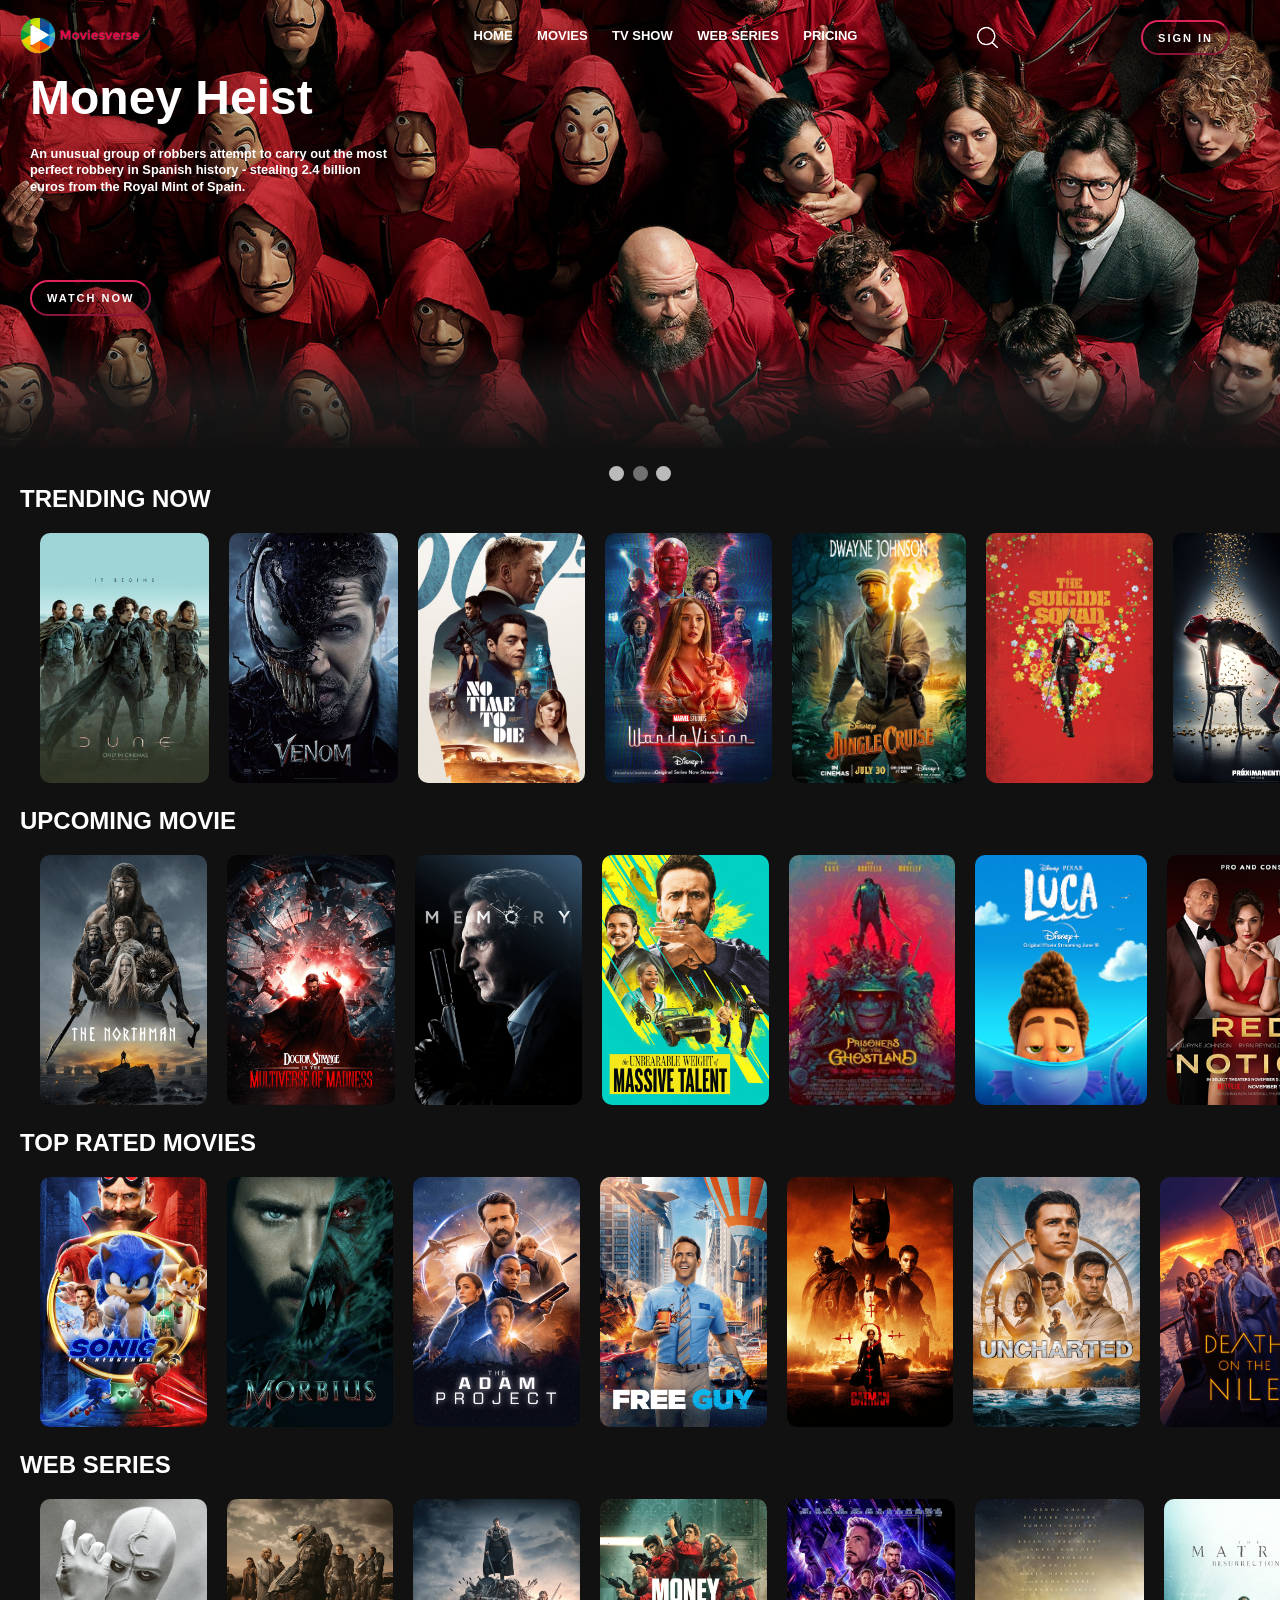
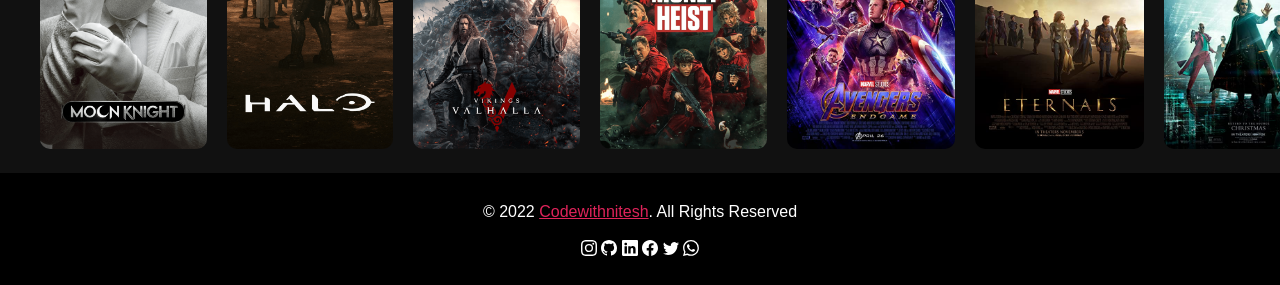
<file: index.html>
<!DOCTYPE html>
<html lang="en">
<head>
    <meta charset="UTF-8">
    <meta http-equiv="X-UA-Compatible" content="IE=edge">
    <meta name="viewport" content="width=device-width, initial-scale=1.0">
    <link rel="stylesheet" href="style.css"/>
    <!-- <script src="script.js"></script> -->
    <title>Moviesverse</title>
    <link rel="icon" type="image/icon" href="/images/titlelogo.svg">
    
</head>
<body>           
    <div class="nav"id="nav">
        <img src= "images/logo2.png" alt="Moviesverse" class="nav_logo"/>
        <ul class="nav-area">
        <!-- <input id="menu__toggle" type="checkbox" />
        <label class="menu__btn" for="menu__toggle"> -->
        <li><a href="index.html">Home</a></li>
        <li><a href="#">Movies</a></li>
        <li><a href="#">Tv show</a></li>
        <li><a href="#">Web Series</a></li>
        <li><a href="price.html">Pricing</a></li>  
        </ul>
       <img src="images/search.png" class="nav_search"/>
      <a href="login.html"><button class="btn btn-primary">Sign in</button></a>
    
</div>
    <!--header-->
    <div class="slideshow-container">
    <div class="banner">
        <div class="banner_contents">
            <h1 class="banner_title">The Falcon and the Winter Soldier</h1>
        <div class="banner_description">    
            The Falcon and the Winter Soldier is an American television miniseries created by Malcolm Spellman for the streaming service Disney+, 
            based on Marvel Comics featuring the characters Sam Wilson / Falcon and Bucky Barnes / Winter Soldier.
        </div>
        <a href="https://www.hotstar.com/in/tv/the-falcon-and-the-winter-soldier/1260055670"target="_blank" rel="noopener noreferrer"><button class="btn1 btn-primary-1">Watch Now</button></a>
    </div>
    
    <div class="banner_fadeBottom"></div>
  </div>

  <div class="banner" style="background-image:url(images/banner.jpg)">
    <div class="banner_contents">
        <h1 class="banner_title">Money Heist</h1>
    <div class="banner_description">    
        An unusual group of robbers attempt to carry out the most perfect robbery in Spanish history - stealing 2.4 billion euros from the Royal Mint of Spain.

    </div>
    <a href="https://www.netflix.com/in/title/80192098"target="_blank" rel="noopener noreferrer"><button class="btn1 btn-primary-1">Watch Now</button></a>
</div>
<div class="banner_fadeBottom"></div>
</div>

<div class="banner" style="background-image:url(images/small-movie3.jpg);">
    <div class="banner_contents">
        <h1 class="banner_title">Godzilla vs. Kong</h1>
    <div class="banner_description">    
        King Kong is transported out of his containment zone after Godzilla resurfaces and creates mayhem. Humans need his help to reach Hollow Earth and find a way to subdue the king of the monsters.
    </div>
    <a href="https://www.netflix.com/in/title/81183713"target="_blank" rel="noopener noreferrer"><button class="btn1 btn-primary-1">Watch Now</button></a>

</div>

<div class="banner_fadeBottom"></div>
</div>

</div>
<br>

<div style="text-align:center">
  <span class="dot" onclick="currentSlide(1)"></span> 
  <span class="dot" onclick="currentSlide(2)"></span> 
  <span class="dot" onclick="currentSlide(3)"></span> 
</div>

    <!--Trending Now-->
     <div class="row">
        <h2>Trending Now</h2>
        <div class="row_posters">  
            <a href="https://www.youtube.com/watch?v=8g18jFHCLXk" target="_blank"><img src="images/post-4.jpg" alt="" class="row_posterLarge"/></a>
            <a href="https://www.youtube.com/watch?v=u9Mv98Gr5pY" target="_blank" rel="noopener noreferrer"><img src="images/venom.jpg" alt="" class="row_posterLarge"/></a>
            <a href="https://www.youtube.com/watch?v=BIhNsAtPbPI" target="_blank" rel="noopener noreferrer"><img src="images/post-6.jpg" alt="" class="row_posterLarge"/></a>
            <a href="https://www.youtube.com/watch?v=sj9J2ecsSpo" target="_blank" rel="noopener noreferrer"><img src="images/post-9.jpg" alt="" class="row_posterLarge"/></a>
            <a href="https://www.youtube.com/watch?v=tvTIzMyLFSg" target="_blank" rel="noopener noreferrer"><img src="images/post-3.jpg" alt="" class="row_posterLarge"/></a>
            <a href="https://www.youtube.com/watch?v=CmRih_VtVAs" target="_blank" rel="noopener noreferrer"><img src="images/post-5.jpg" alt="" class="row_posterLarge"/></a>
            <a href="https://www.youtube.com/watch?v=Xithigfg7dA" target="_blank" rel="noopener noreferrer"><img src="images/p-5.jpg" alt="" class="row_posterLarge"/></a>
            <a href="https://www.youtube.com/watch?v=0DAmWHxeoKw" target="_blank" rel="noopener noreferrer"><img src="images/large-movie8.jpg" alt="" class="row_posterLarge"/></a>
            <a href="https://www.youtube.com/watch?v=X4bF_quwNtw" target="_blank" rel="noopener noreferrer"><img src="images/large-movie2.jpg" alt="" class="row_posterLarge"/></a>
            <a href="https://www.youtube.com/watch?v=sPoTMwOftuA" target="_blank" rel="noopener noreferrer"><img src="images/large-movie3.jpg" alt="" class="row_posterLarge"/></a>
            <a href="https://www.youtube.com/watch?v=jV4iAttXjy0" target="_blank" rel="noopener noreferrer"><img src="images/large-movie4.jpg" alt="" class="row_posterLarge"/></a>
            <a href="https://www.youtube.com/watch?v=LcDQqGJG8pA" target="_blank" rel="noopener noreferrer"><img src="images/large-movie5.jpg" alt="" class="row_posterLarge"/></a>
            <a href="https://www.youtube.com/watch?v=QNwhAdrdwp0" target="_blank" rel="noopener noreferrer"><img src="images/large-movie6.jpg" alt="" class="row_posterLarge"/></a>
            <a href="https://www.youtube.com/watch?v=UksT5I1lvJM" target="_blank" rel="noopener noreferrer"><img src="images/large-movie7.jpg" alt="" class="row_posterLarge"/></a>
            <a href="https://www.youtube.com/watch?v=ybji16u608U" target="_blank" rel="noopener noreferrer"><img src="images/p-6.jpg" alt="" class="row_posterLarge"/></a>
            <a href="https://www.youtube.com/watch?v=rq9MHCwiSCI" target="_blank" rel="noopener noreferrer"><img src="images/large-movie1.jpg" alt="" class="row_posterLarge"></a>
        </div>
     </div>
    <!--Upcoming Movies-->
    <div class="row">
        <h2>Upcoming Movie</h2>
        <div class="row_posters">
            <a href="https://www.youtube.com/watch?v=31-H0ILMDPE" target="_blank" rel="noopener noreferrer"><img src="images/upcoming-1.png" alt="" class="row_posterLarge"/></a>
            <a href="https://www.youtube.com/watch?v=aWzlQ2N6qqg" target="_blank" rel="noopener noreferrer"><img src="images/upcoming-2.png" alt="" class="row_posterLarge"/></a>
            <a href="https://www.youtube.com/watch?v=ye63hQLDj4k" target="_blank" rel="noopener noreferrer"><img src="images/upcoming-3.png" alt="" class="row_posterLarge"/></a>
            <a href="https://www.youtube.com/watch?v=CKTRbKch2K4" target="_blank" rel="noopener noreferrer"><img src="images/upcoming-4.png" alt="" class="row_posterLarge"/></a>
            <a href="https://www.youtube.com/watch?v=t7nbJt-yfHo" target="_blank" rel="noopener noreferrer"><img src="images/post-10.jpg" alt="" class="row_posterLarge"/></a>
            <a href="https://www.youtube.com/watch?v=mYfJxlgR2jw" target="_blank" rel="noopener noreferrer"><img src="images/post-11.jpg" alt="" class="row_posterLarge"/></a>
            <a href="https://www.youtube.com/watch?v=Pj0wz7zu3Ms" target="_blank" rel="noopener noreferrer"><img src="images/red-notice.jpg" alt="" class="row_posterLarge"/></a>
            <a href="https://www.youtube.com/watch?v=rBxcF-r9Ibs" target="_blank" rel="noopener noreferrer"><img src="images/movie-1.jpg" alt="" class="row_posterLarge"/></a>
            <a href="https://www.youtube.com/watch?v=8YjFbMbfXaQ" target="_blank" rel="noopener noreferrer"><img src="images/movie-3.jpg" alt="" class="row_posterLarge"/></a>
            <a href="https://www.youtube.com/watch?v=x_me3xsvDgk" target="_blank" rel="noopener noreferrer"><img src="images/movie-4.jpg" alt="" class="row_posterLarge"/></a>
            <a href="https://www.youtube.com/watch?v=ujmoYyEyDP8" target="_blank" rel="noopener noreferrer"><img src="images/movie-5.jpg" alt="" class="row_posterLarge"/></a>
            <a href="https://www.youtube.com/watch?v=Div0iP65aZo" target="_blank" rel="noopener noreferrer"><img src="images/movie-7.jpg" alt="" class="row_posterLarge"/></a>
            <a href="https://www.youtube.com/watch?v=-Qv6p6pTz5I" target="_blank" rel="noopener noreferrer"><img src="images/movie-8.jpg" alt="" class="row_posterLarge"/></a>
            <a href="https://www.youtube.com/watch?v=JfVOs4VSpmA" target="_blank" rel="noopener noreferrer"><img src="images/popular-movie-1.jpg" alt="" class="row_posterLarge"/></a>
            <a href="https://www.youtube.com/watch?v=Z1BCujX3pw8" target="_blank" rel="noopener noreferrer"><img src="images/captain-marvel.jpg" alt="" class="row_posterLarge"/></a>
           
           
        </div>
     </div>
    <!--Top Rated-->
     <div class="row">
        <h2>Top Rated Movies</h2>
        <div class="row_posters">
            <a href="https://www.youtube.com/watch?v=47r8FXYZWNU" target="_blank" rel="noopener noreferrer"><img src="images/movie-1.png" alt="" class="row_posterLarge"/></a>
            <a href="https://www.youtube.com/watch?v=oZ6iiRrz1SY" target="_blank" rel="noopener noreferrer"><img src="images/movie-2.png" alt="" class="row_posterLarge"/></a>
            <a href="https://www.youtube.com/watch?v=IE8HIsIrq4o" target="_blank" rel="noopener noreferrer"><img src="images/movie-3.png" alt="" class="row_posterLarge"/></a>
            <a href="https://www.youtube.com/watch?v=X2m-08cOAbc" target="_blank" rel="noopener noreferrer"><img src="images/movie-4.png" alt="" class="row_posterLarge"/></a>
            <a href="https://www.youtube.com/watch?v=mqqft2x_Aa4" target="_blank" rel="noopener noreferrer"><img src="images/movie-5.png" alt="" class="row_posterLarge"/></a>
            <a href="https://www.youtube.com/watch?v=eHp3MbsCbMg" target="_blank" rel="noopener noreferrer"><img src="images/movie-6.png" alt="" class="row_posterLarge"/></a>
            <a href="https://www.youtube.com/watch?v=dZRqB0JLizw" target="_blank" rel="noopener noreferrer"><img src="images/movie-7.png" alt="" class="row_posterLarge"/></a>
            <a href="https://www.youtube.com/watch?v=UWrrbBt0ej0" target="_blank" rel="noopener noreferrer"><img src="images/movie-8.png" alt="" class="row_posterLarge"/></a>
            <a href="https://www.youtube.com/watch?v=nW948Va-l10" target="_blank" rel="noopener noreferrer"><img src="images/popular-movie-3.jpg" alt="" class="row_posterLarge"/></a>
            <a href="https://www.youtube.com/watch?v=oqxAJKy0ii4" target="_blank" rel="noopener noreferrer"><img src="images/popular-movie-4.jpg" alt="" class="row_posterLarge"/></a>
            <a href="https://www.youtube.com/watch?v=IWBsDaFWyTE" target="_blank" rel="noopener noreferrer"><img src="images/popular-movie-5.jpg" alt="" class="row_posterLarge"/></a>
            <a href="https://www.youtube.com/watch?v=5VYb3B1ETlk" target="_blank" rel="noopener noreferrer"><img src="images/popular-movie-6.jpg" alt="" class="row_posterLarge"/></a>
            <a href="https://www.youtube.com/watch?v=A4du3_6QGm8" target="_blank" rel="noopener noreferrer"><img src="images/popular-movie-7.jpg" alt="" class="row_posterLarge"/></a>
            <a href="https://www.youtube.com/watch?v=XUgRCIQHmDo" target="_blank" rel="noopener noreferrer"><img src="images/popular-movie-8.jpg" alt="" class="row_posterLarge"/></a>
            <a href="https://www.youtube.com/watch?v=36mnx8dBbGE" target="_blank" rel="noopener noreferrer"><img src="images/casino-royale.jpg" alt="" class="row_posterLarge"/></a>
            <a href="https://www.youtube.com/watch?v=LDG9bisJEaI" target="_blank" rel="noopener noreferrer"><img src="images/dark-knight.jpg" alt="" class="row_posterLarge"/></a>
           
        </div>
     </div>
    <!--Web Series-->
     <div class="row">
        <h2>Web Series</h2>
        <div class="row_posters">
            <a href="https://www.youtube.com/watch?v=x7Krla_UxRg" target="_blank" rel="noopener noreferrer"><img src="images/series-1.png" alt="" class="row_posterLarge"/></a>
            <a href="https://www.youtube.com/watch?v=5KZ3MKraNKY" target="_blank" rel="noopener noreferrer"><img src="images/series-2.png" alt="" class="row_posterLarge"/></a>
            <a href="https://www.youtube.com/watch?v=Yi4YnwFT7Gk" target="_blank" rel="noopener noreferrer"><img src="images/series-3.png" alt="" class="row_posterLarge"/></a>
            <a href="https://www.youtube.com/watch?v=uwsmkWh0S5Y" target="_blank" rel="noopener noreferrer"><img src="images/series-4.png" alt="" class="row_posterLarge"/></a>
            <a href="https://www.youtube.com/watch?v=TcMBFSGVi1c" target="_blank" rel="noopener noreferrer"><img src="images/endgame.jpg" alt="" class="row_posterLarge"/></a>
            <a href="https://www.youtube.com/watch?v=x_me3xsvDgk" target="_blank" rel="noopener noreferrer"><img src="images/eternals.jpg" alt="" class="row_posterLarge"/></a>
            <a href="https://www.youtube.com/watch?v=9ix7TUGVYIo" target="_blank" rel="noopener noreferrer"><img src="images/matrix.jpg" alt="" class="row_posterLarge"/></a>
            <a href="https://www.youtube.com/watch?v=xjDjIWPwcPU" target="_blank" rel="noopener noreferrer"><img src="images/panther.jpg" alt="" class="row_posterLarge"/></a>
            <a href="https://www.youtube.com/watch?v=Pj0wz7zu3Ms" target="_blank" rel="noopener noreferrer"><img src="images/red-notice.jpg" alt="" class="row_posterLarge"/></a>
            <a href="https://www.youtube.com/watch?v=sfM7_JLk-84" target="_blank" rel="noopener noreferrer"><img src="images/ww84.jpg" alt="" class="row_posterLarge"/></a>
            <a href="https://www.youtube.com/watch?v=c8aFcHFu8QM" target="_blank" rel="noopener noreferrer"><img src="images/planet.jpg" alt="" class="row_posterLarge"/></a>
            <a href="https://www.youtube.com/watch?v=x7Krla_UxRg" target="_blank" rel="noopener noreferrer"><img src="images/series-1.png" alt="" class="row_posterLarge"/></a>
            <a href="https://www.youtube.com/watch?v=5KZ3MKraNKY" target="_blank" rel="noopener noreferrer"><img src="images/series-2.png" alt="" class="row_posterLarge"/></a>
            <a href="https://www.youtube.com/watch?v=Yi4YnwFT7Gk" target="_blank" rel="noopener noreferrer"><img src="images/series-3.png" alt="" class="row_posterLarge"/></a>
            <a href="https://www.youtube.com/watch?v=uwsmkWh0S5Y" target="_blank" rel="noopener noreferrer"><img src="images/series-4.png" alt="" class="row_posterLarge"/></a>
            
           
        </div>
     </div>
     
     <!-- <div class="About us">
        About us
        <p>Lorem ipsum dolor sit amet consectetur adipisicing elit. Error nemo adipisci porro magnam officia,
        sunt labore impedit temporibus tempora deleniti, quos laudantium voluptates alias iure vero hic neque soluta numquam.
    Lorem ipsum dolor sit amet consectetur adipisicing elit. Eaque alias quibusdam suscipit, adipisci labore sit a delectus perspiciatis voluptatibus ea corrupti eum amet perferendis! Animi id officia nulla labore quas?
Lorem ipsum dolor sit amet consectetur, adipisicing elit. Ipsa, vel voluptate qui facere quos tempora quas voluptatem modi, magnam ullam expedita adipisci nulla quo error dolor laudantium rem. Numquam, neque?</p>
     </div> -->


     
     <div class="footer-bottom">
        <div class="container">
          <p class="copyright">
            &copy; 2022 <a href="#">Codewithnitesh</a>. All Rights Reserved
          </p>
  <center>
          <svg xmlns="http://www.w3.org/2000/svg" width="16" height="16" fill="white" class="bi bi-instagram insta" viewBox="0 0 16 16">
            <path d="M8 0C5.829 0 5.556.01 4.703.048 3.85.088 3.269.222 2.76.42a3.917 3.917 0 0 0-1.417.923A3.927 3.927 0 0 0 .42 2.76C.222 3.268.087 3.85.048 4.7.01 5.555 0 5.827 0 8.001c0 2.172.01 2.444.048 3.297.04.852.174 1.433.372 1.942.205.526.478.972.923 1.417.444.445.89.719 1.416.923.51.198 1.09.333 1.942.372C5.555 15.99 5.827 16 8 16s2.444-.01 3.298-.048c.851-.04 1.434-.174 1.943-.372a3.916 3.916 0 0 0 1.416-.923c.445-.445.718-.891.923-1.417.197-.509.332-1.09.372-1.942C15.99 10.445 16 10.173 16 8s-.01-2.445-.048-3.299c-.04-.851-.175-1.433-.372-1.941a3.926 3.926 0 0 0-.923-1.417A3.911 3.911 0 0 0 13.24.42c-.51-.198-1.092-.333-1.943-.372C10.443.01 10.172 0 7.998 0h.003zm-.717 1.442h.718c2.136 0 2.389.007 3.232.046.78.035 1.204.166 1.486.275.373.145.64.319.92.599.28.28.453.546.598.92.11.281.24.705.275 1.485.039.843.047 1.096.047 3.231s-.008 2.389-.047 3.232c-.035.78-.166 1.203-.275 1.485a2.47 2.47 0 0 1-.599.919c-.28.28-.546.453-.92.598-.28.11-.704.24-1.485.276-.843.038-1.096.047-3.232.047s-2.39-.009-3.233-.047c-.78-.036-1.203-.166-1.485-.276a2.478 2.478 0 0 1-.92-.598 2.48 2.48 0 0 1-.6-.92c-.109-.281-.24-.705-.275-1.485-.038-.843-.046-1.096-.046-3.233 0-2.136.008-2.388.046-3.231.036-.78.166-1.204.276-1.486.145-.373.319-.64.599-.92.28-.28.546-.453.92-.598.282-.11.705-.24 1.485-.276.738-.034 1.024-.044 2.515-.045v.002zm4.988 1.328a.96.96 0 1 0 0 1.92.96.96 0 0 0 0-1.92zm-4.27 1.122a4.109 4.109 0 1 0 0 8.217 4.109 4.109 0 0 0 0-8.217zm0 1.441a2.667 2.667 0 1 1 0 5.334 2.667 2.667 0 0 1 0-5.334z"/>
          </svg>
   
          <svg xmlns="http://www.w3.org/2000/svg" width="16" height="16" fill="white" class="bi bi-github" viewBox="0 0 16 16">
            <path d="M8 0C3.58 0 0 3.58 0 8c0 3.54 2.29 6.53 5.47 7.59.4.07.55-.17.55-.38 0-.19-.01-.82-.01-1.49-2.01.37-2.53-.49-2.69-.94-.09-.23-.48-.94-.82-1.13-.28-.15-.68-.52-.01-.53.63-.01 1.08.58 1.23.82.72 1.21 1.87.87 2.33.66.07-.52.28-.87.51-1.07-1.78-.2-3.64-.89-3.64-3.95 0-.87.31-1.59.82-2.15-.08-.2-.36-1.02.08-2.12 0 0 .67-.21 2.2.82.64-.18 1.32-.27 2-.27.68 0 1.36.09 2 .27 1.53-1.04 2.2-.82 2.2-.82.44 1.1.16 1.92.08 2.12.51.56.82 1.27.82 2.15 0 3.07-1.87 3.75-3.65 3.95.29.25.54.73.54 1.48 0 1.07-.01 1.93-.01 2.2 0 .21.15.46.55.38A8.012 8.012 0 0 0 16 8c0-4.42-3.58-8-8-8z"/>
          </svg>
          
          <svg xmlns="http://www.w3.org/2000/svg" width="16" height="16" fill="white" class="bi bi-linkedin" viewBox="0 0 16 16">
            <path d="M0 1.146C0 .513.526 0 1.175 0h13.65C15.474 0 16 .513 16 1.146v13.708c0 .633-.526 1.146-1.175 1.146H1.175C.526 16 0 15.487 0 14.854V1.146zm4.943 12.248V6.169H2.542v7.225h2.401zm-1.2-8.212c.837 0 1.358-.554 1.358-1.248-.015-.709-.52-1.248-1.342-1.248-.822 0-1.359.54-1.359 1.248 0 .694.521 1.248 1.327 1.248h.016zm4.908 8.212V9.359c0-.216.016-.432.08-.586.173-.431.568-.878 1.232-.878.869 0 1.216.662 1.216 1.634v3.865h2.401V9.25c0-2.22-1.184-3.252-2.764-3.252-1.274 0-1.845.7-2.165 1.193v.025h-.016a5.54 5.54 0 0 1 .016-.025V6.169h-2.4c.03.678 0 7.225 0 7.225h2.4z"/>
          </svg>
     
          <svg xmlns="http://www.w3.org/2000/svg" width="16" height="16" fill="white" class="bi bi-facebook" viewBox="0 0 16 16">
            <path d="M16 8.049c0-4.446-3.582-8.05-8-8.05C3.58 0-.002 3.603-.002 8.05c0 4.017 2.926 7.347 6.75 7.951v-5.625h-2.03V8.05H6.75V6.275c0-2.017 1.195-3.131 3.022-3.131.876 0 1.791.157 1.791.157v1.98h-1.009c-.993 0-1.303.621-1.303 1.258v1.51h2.218l-.354 2.326H9.25V16c3.824-.604 6.75-3.934 6.75-7.951z"/>
          </svg>

          <svg xmlns="http://www.w3.org/2000/svg" width="16" height="16" fill="white" class="bi bi-twitter" viewBox="0 0 16 16">
            <path d="M5.026 15c6.038 0 9.341-5.003 9.341-9.334 0-.14 0-.282-.006-.422A6.685 6.685 0 0 0 16 3.542a6.658 6.658 0 0 1-1.889.518 3.301 3.301 0 0 0 1.447-1.817 6.533 6.533 0 0 1-2.087.793A3.286 3.286 0 0 0 7.875 6.03a9.325 9.325 0 0 1-6.767-3.429 3.289 3.289 0 0 0 1.018 4.382A3.323 3.323 0 0 1 .64 6.575v.045a3.288 3.288 0 0 0 2.632 3.218 3.203 3.203 0 0 1-.865.115 3.23 3.23 0 0 1-.614-.057 3.283 3.283 0 0 0 3.067 2.277A6.588 6.588 0 0 1 .78 13.58a6.32 6.32 0 0 1-.78-.045A9.344 9.344 0 0 0 5.026 15z"/>
          </svg>

          <svg xmlns="http://www.w3.org/2000/svg" width="16" height="16" fill="white" class="bi bi-whatsapp" viewBox="0 0 16 16">
            <path d="M13.601 2.326A7.854 7.854 0 0 0 7.994 0C3.627 0 .068 3.558.064 7.926c0 1.399.366 2.76 1.057 3.965L0 16l4.204-1.102a7.933 7.933 0 0 0 3.79.965h.004c4.368 0 7.926-3.558 7.93-7.93A7.898 7.898 0 0 0 13.6 2.326zM7.994 14.521a6.573 6.573 0 0 1-3.356-.92l-.24-.144-2.494.654.666-2.433-.156-.251a6.56 6.56 0 0 1-1.007-3.505c0-3.626 2.957-6.584 6.591-6.584a6.56 6.56 0 0 1 4.66 1.931 6.557 6.557 0 0 1 1.928 4.66c-.004 3.639-2.961 6.592-6.592 6.592zm3.615-4.934c-.197-.099-1.17-.578-1.353-.646-.182-.065-.315-.099-.445.099-.133.197-.513.646-.627.775-.114.133-.232.148-.43.05-.197-.1-.836-.308-1.592-.985-.59-.525-.985-1.175-1.103-1.372-.114-.198-.011-.304.088-.403.087-.088.197-.232.296-.346.1-.114.133-.198.198-.33.065-.134.034-.248-.015-.347-.05-.099-.445-1.076-.612-1.47-.16-.389-.323-.335-.445-.34-.114-.007-.247-.007-.38-.007a.729.729 0 0 0-.529.247c-.182.198-.691.677-.691 1.654 0 .977.71 1.916.81 2.049.098.133 1.394 2.132 3.383 2.992.47.205.84.326 1.129.418.475.152.904.129 1.246.08.38-.058 1.171-.48 1.338-.943.164-.464.164-.86.114-.943-.049-.084-.182-.133-.38-.232z"/>
          </svg>
        </center>
        </div>
      </div>
    </footer>     
     <script>
const nav = document.getElementById('nav');
            window.addEventListener('scroll', () => {
 if(window.scrollY >= 80){
     nav.classList.add('nav_black');
 }else{
     nav.classList.remove('nav_black');
            }
 });
// 
let slideIndex = 0;
showSlides();

function showSlides() {
  let i;
  let slides = document.getElementsByClassName("banner");
  let dots = document.getElementsByClassName("dot");
  for (i = 0; i < slides.length; i++) {
    slides[i].style.display = "none";  
  }
  slideIndex++;
  if (slideIndex > slides.length) {slideIndex = 1}    
  for (i = 0; i < dots.length; i++) {
    dots[i].className = dots[i].className.replace(" active", "");
  }
  slides[slideIndex-1].style.display = "block";  
  dots[slideIndex-1].className += " active";
  setTimeout(showSlides, 2000); 
};
        
     </script>
</body>
</html>
</file>
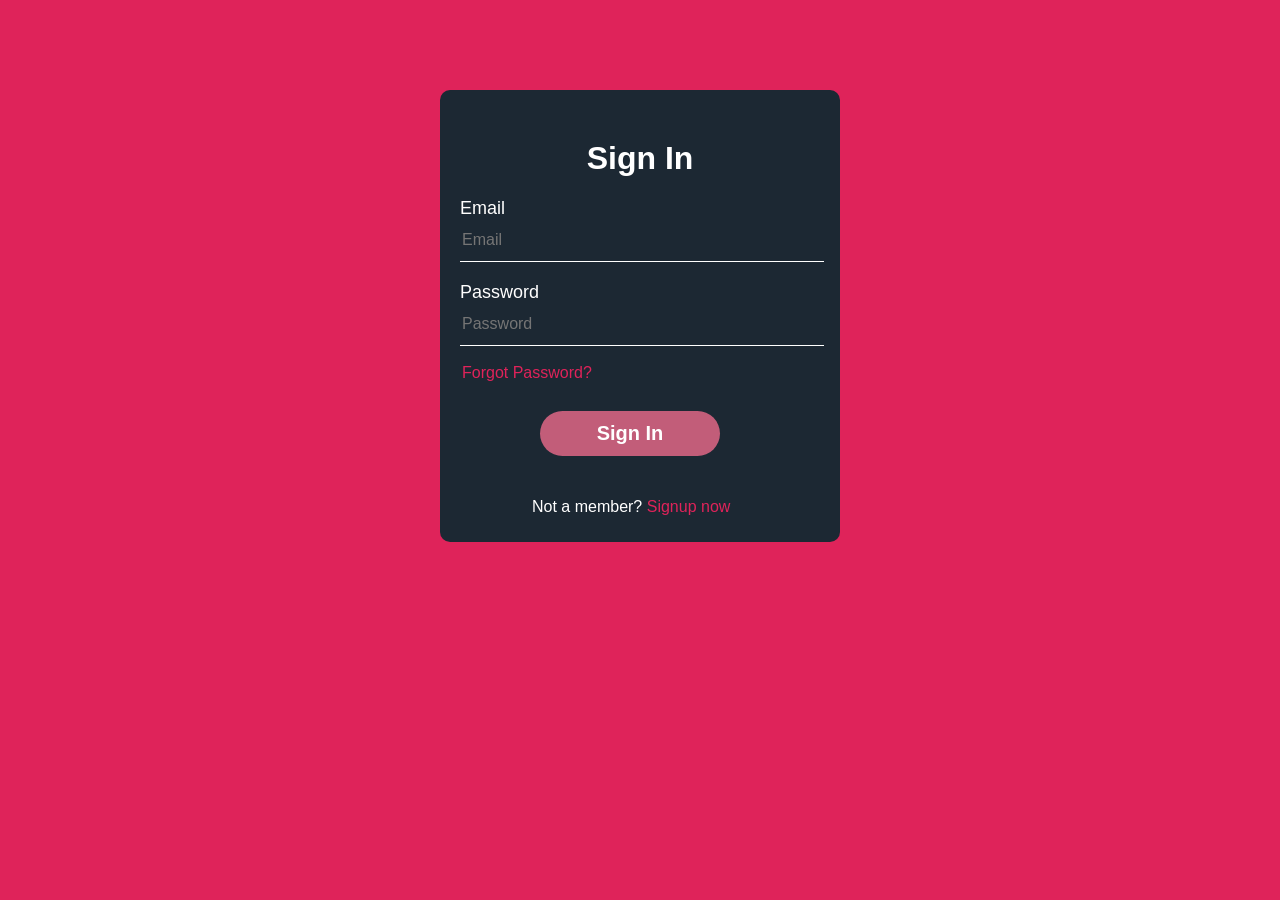
<file: login.html>
<!DOCTYPE html>
<html lang="en">
<head>
    <meta charset="UTF-8">
    <meta http-equiv="X-UA-Compatible" content="IE=edge">
    <meta name="viewport" content="width=device-width, initial-scale=1.0">
    <link rel="stylesheet" href="login.css"/>
    <title>Sign in</title>
</head>
<body>
    <div class="loginbox">
        <h1>Sign In</h1>
        <form onsubmit="checkForm()">
            <label for="email">Email</label>
            <input type="text" placeholder="Email" name="email" id="email" required>
            <label>Password</label>
            <input type="password" placeholder="Password" id="password" required>
            <input type="submit" value="Sign In">
        </form>
        <div class="forgot">
            <a href="#">Forgot Password?</a>
        </div>
        <br></br>
        <div class="signup">
            <a href="#">Not a member? <span>Signup now</span></a>
        </div>
    </div>
    <script>
   function checkForm(){
            var myEmail = document.forms[0].email.value;
            var myPass = document.forms[0].password.value;
            if(myEmail == '' || myPass == ''){
                alert("Please fill out all the fields");
                return false;
            } else if(myPass.length <= 6){
                alert("Please ensure your password must be of length 6 or more");
            }
             else {
                alert("Logged In successfully");
                return true;
            }
        };
    </script>
</body>
</html>
</file>
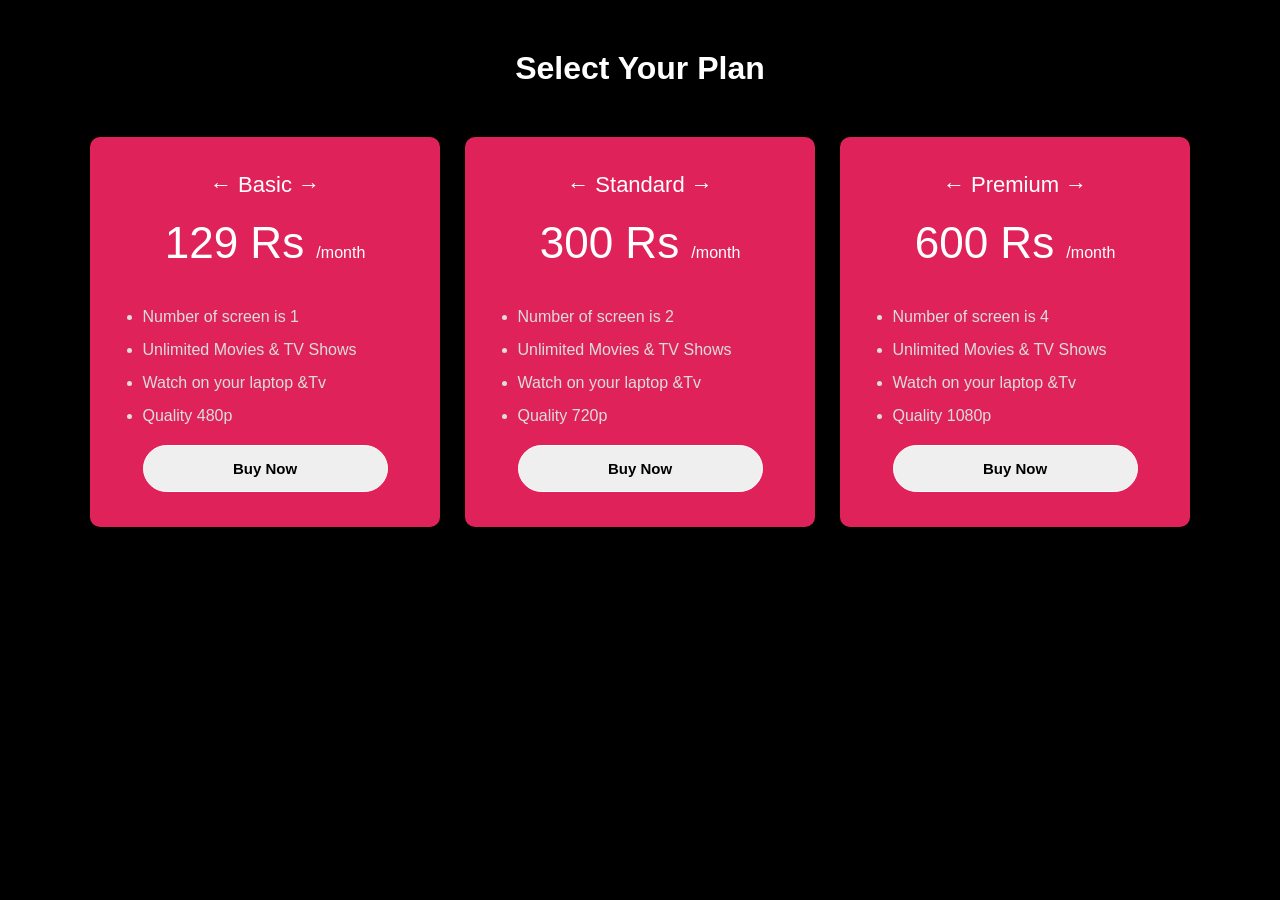
<file: price.html>
<!DOCTYPE html>
<html>

<head>
	<title>
		Pricing
	</title>
	
	<link rel="stylesheet" href="price.css">
</head>

<body>
	<div class="container">
		<h2>Select Your Plan</h2>
		<div class="price-row">
			<div class="price-col">
				<p>&#8592;  Basic    &#8594;</p>
				<h3>129 Rs <span>/month</span></h3>
				<ul>
					<li>Number of screen is 1</li>
					<li>Unlimited Movies & TV Shows</li>
					<li>Watch on your laptop &Tv</li>
					<li>Quality 480p</li>
				</ul>
				<a href="index.html"><button>Buy Now</button></a>
			</div>
			<div class="price-col">
				<p>&#8592;  Standard  &#8594;</p>
				<h3>300 Rs <span>/month</span></h3>
				<ul>
					<li>Number of screen is 2</li>
					<li>Unlimited Movies & TV Shows</li>
					<li>Watch on your laptop &Tv</li>
					<li>Quality 720p</li>
				</ul>
				<a href="index.html"><button>Buy Now</button></a>
			</div>
			<div class="price-col">
				<p>&#8592;   Premium   &#8594;</p>
				<h3>600 Rs <span>/month</span></h3>
				<ul>
					<li>Number of screen is 4</li>
					<li>Unlimited Movies & TV Shows</li>
					<li>Watch on your laptop &Tv</li>
					<li>Quality 1080p</li>
				</ul>
				<a href="index.html"><button>Buy Now</button></a>
			</div>
		</div>
	</div>
</body>

</html>
</file>
<file: style.css>
*{
    margin: 0;
    box-sizing: border-box;
}
body{
    font-family: Arial, Helvetica, sans-serif;
    background-color:#111;
}
.row{
    color:#fff;
    margin-left: 20px;
    font-weight: bold;
    /* text-align: center; */
    text-transform: uppercase;  
}
.row_posters {
    display: flex;
    overflow-y: hidden;
    overflow-x: scroll;
    padding: 20px;
    cursor: pointer;
    
}
.row_posters::-webkit-scrollbar {
display: none;
}
.row_posterLarge{
    /* width: 100%; */
    object-fit: contain;
    max-height: 250px;
    margin-right: 20px;
    transition: transform 450ms;
    border-radius: 10px;
    
}

.row_posterLarge:hover{
transform: scale(1.09);
opacity:0.5;
}
.banner{
    background-image: url(images/small-movie5.jpg);
    background-size: cover;
    background-position: center center;
    color: white;
    object-fit: contain;
    height: 448px;
    font-weight: bold;
}
.banner_contents{
    margin-left: 30px;
    padding-top: 140px;
    height: 190px;
}

.banner_title{
    font-size: 3rem;
    font-weight: 800;
    padding-bottom:0.3rem ;
    margin-top: -70px;
}
.banner_description{
    width: 45rem;
    line-height: 1.3;
    padding-top: 1rem;
    font-size: 0.8rem;
    max-width: 360px;
    height: 180px;
}
.banner_fadeBottom{
    margin-top: 145px;
    height: 7.4rem;
    background-image: linear-gradient(180deg, transparent, rgba(37,37,37,0.61),#111);
}
.nav{
    position:fixed;
    top:0;
    width: 100%;
    display:flex;
    justify-content:space-between;
    padding: 20px;
    z-index: 1;
    transition-timing-function: ease-in;
    transition: all 0.5s;
}
.nav_logo{
    width: 130px;
    margin-top: -12px;
    /* position:fixed; */
}
.nav_search{
    width: 35px;
    height: 35px;
    margin-left: 950px;
    align-items: center;
    margin-top: 0px;
    cursor: pointer;
    position: fixed;   
    
}
.nav-area li a:hover {
	background:#df235a;
	color: #333;
}
.nav_black{
    background-color: #111;
    cursor: pointer;
    /* position: fixed; */
    display:flex;
}
.nav-area {
	margin-top: 3px; 
    /* margin-left: 160px; */
    /* position: fixed;   */
}
.nav-area li {
    margin-top: 3px;
	display:inline-block;
}
.nav-area li a {
    color: #fff;
	text-decoration:none;
	padding: 5px 10px;
	font-size: 13px;
	text-transform: uppercase; 
    border-radius: 50px;
    font-weight: bold;
}
.btn {
    color:#fff ;
    font-size:11px;
    font-weight: var(--fw-700);
    text-transform: uppercase;
    letter-spacing: 2px;
    align-items: center;
    padding:0px 15px;
    border-radius:25px;
    font-weight: bold;
    border-color:#df235a;
    cursor: pointer;
    margin-right: 30px;
    /* position: fixed; */
    height: 35px;

   
   
  }
  
.btn-primary { 
    background: var(--rich-black-fogra-29); 
}
  
.btn-primary:hover{
    background:#df235a;
    
}   
.btn1 {
    color:#fff ;
    font-size: 11px;
    font-weight: var(--fw-700);
    text-transform: uppercase;
    letter-spacing: 2px;
    align-items: center;
    padding:10px 15px;
    border-radius: 25px;
    font-weight: bold;
    border-color:#df235a;
    cursor: pointer;
    position: absolute;
    margin-top: -30px;
  }
  
.btn-primary-1 { 
    background: var(--rich-black-fogra-29); 
}
  
.btn-primary-1:hover{
    background:#df235a;
}

.slideshow-container {
    /* max-width:1000px; */
    position: relative;
    margin: auto;
  }

 
.dot {
    cursor: pointer;
    height: 15px;
    width: 15px;
    margin: 0 2px;
    background-color: #bbb;
    border-radius: 50%;
    display: inline-block;
    transition: background-color 0.6s ease;
  }
  
.active, .dot:hover {
    background-color: #717171;
  }  
.footer-bottom { 
    padding-block: 25px;
    /* background-image: url(/images/footer-bg.jpg); */
    background-color:black;
}

.copyright {
    color:white;
    font-size: var(--fs-10);
    font-weight: var(--fw-500);
    line-height: 1.7;
    text-align: center;
    margin-bottom: 15px;
  }
  
.copyright > a {
    display: inline-block;
    color:#df235a;
  }
 
@media only screen and (max-width:1148px) {
    .nav_search {
        display: none;
    }
}
@media only screen and (max-width:733px) {
    .btn-primary {
        display: none;
    }
}
/* @media only screen and (max-width:614px) {
    .nav-area{
        display:flex;
        flex-direction: column;
        
    }
} */
/* .About.us{
  color: white;
  text-align: center;
} */
</file>
<file: login.css>
body{
    background:#df235a;
    font-family: Arial, Helvetica, sans-serif;

}
.loginbox{
    width: 400px;
    height: 452px;
    background: #1c2833;
    color: white;
    margin: 150px auto;
    border-radius: 10px;
   
}

h1{
    text-align: center;
    margin-top: -60px;
    padding-top: 50px;
}

label{
    font-size: 18px;
    display: block;
    margin-left: 20px;
}

input{
    width: 90%;
    margin: 0 0 20px 20px;
}

input[type="text"],input[type="password"]{
    border: none;
    background: transparent;
    border-bottom: 1px solid #fff;
    height: 40px;
    outline: none;
    color: white;
    font-size: 16px;
}

input[type="submit"]{
    border: none;
    outline: none;
    height: 45px;
    padding: 10px;
    border-radius: 50px;
    border-color: #df235a; 
    color: white;
    font-size: 20px;
    font-weight: bold;
    cursor: pointer;
    padding-left:0 5px; 
    width: 45%; 
    margin-left: 100px;
    margin-top: 45px;
    background:#c25d79;

   
} 

a{
    text-decoration: none;
    color: white;
    margin-left:30%;
  
}
.forgot{
    margin-top: -28%;
    margin-left: -35%;
    
}
.signup{
    margin-left:-10%;
    margin-top: 20%;


}
span{
    color: #df235a;
}
.forgot a{
    color: #df235a;
}
input[type="submit"]:hover{
    background-color: #df235a;
     
}
</file>
<file: price.css>
*{
	margin: 0;
	padding: 0;
	box-sizing: border-box;
	font-family: Arial, Helvetica, sans-serif;
}
.container{
	width: 100%;
	min-height: 100vh;
    background-color:black;
}
.container h2{
	color:white;
	font-size:32px;
	padding:50px 0;
	text-align: center;
}
.price-row{
	width: 90%;
	max-width: 1100px;
	margin: auto;
	display: grid;
	grid-template-columns: repeat(auto-fit, minmax(250px, 1fr));
	grid-gap: 25px;
}
.price-col{
	background:#df235a;
	padding: 10% 15%;
	border-radius: 10px;
	color: #fff;
	text-align: center;
    

}
.price-col p{
	font-size: 22px;
}
.price-col h3{
	font-size: 44px;
	margin: 20px 0 40px;
	font-weight: 500;
}
.price-col h3 span{
	font-size: 16px;
}
.price-col ul{
	text-align: left;
	margin: 20px 0;
	color: #ddd;
}
.price-col ul li{
	margin: 15px 0;
	size: 20px;
}
.price-col button{
	width: 100%;
	padding: 14px 0;
	/* background: transparent; */
	/* color: #fff; */
	font-size: 15px;
	border: 1px solid;
	border-radius: 25px;
	cursor: pointer;
    border-color:white;
    font-weight: bold;
	
    
}
/* .price-col button:hover{
	background:white;
    background: var(--rich-black-fogra-29); 
} */
</file>
